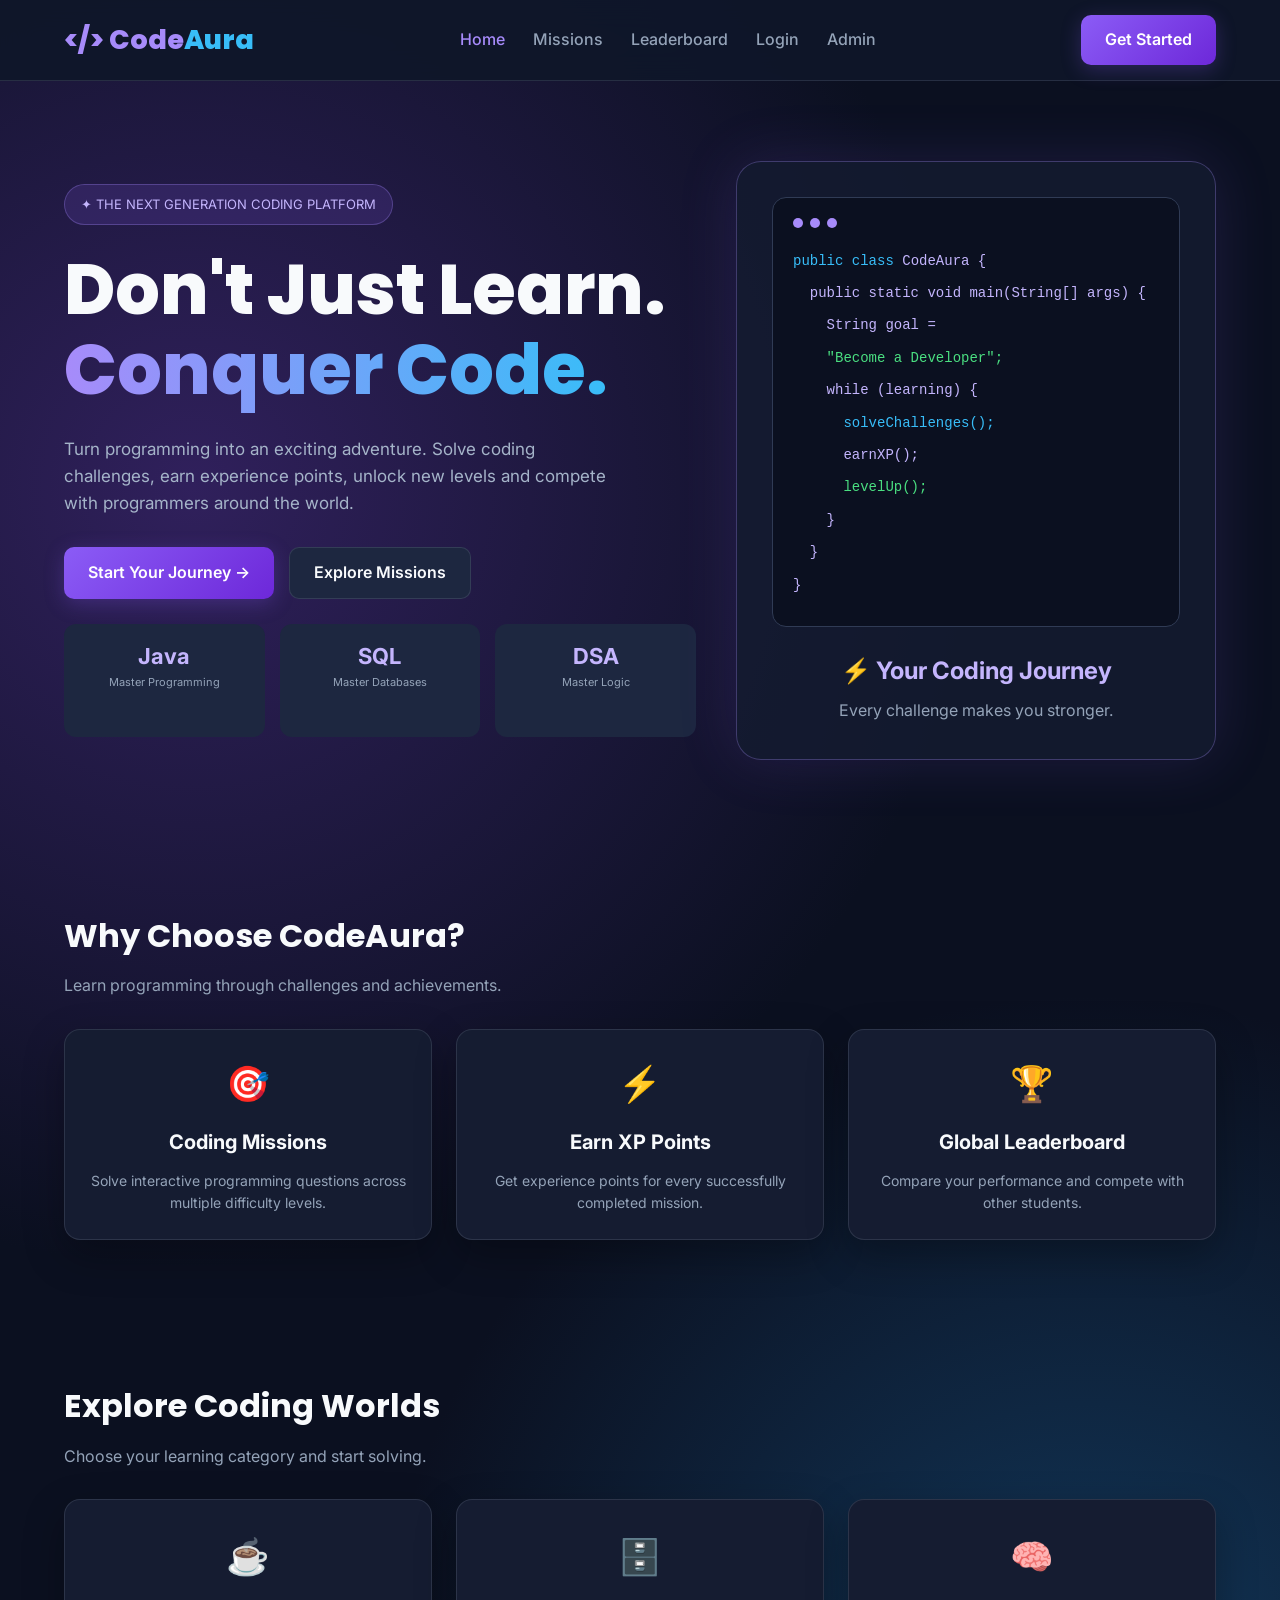
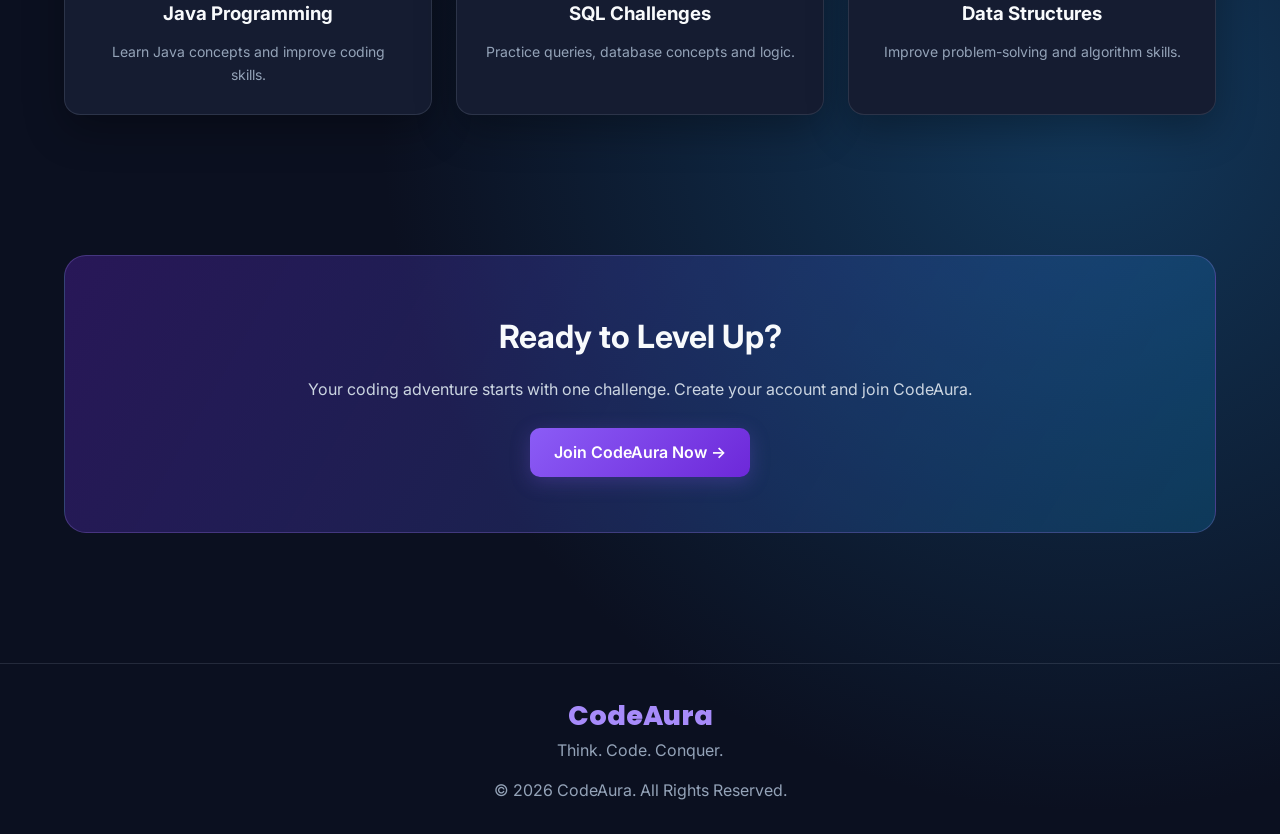
<file: src/main/webapp/index.html>
<!DOCTYPE html>
<html lang="en">
<head>
    <meta charset="UTF-8">
    <meta name="viewport" content="width=device-width, initial-scale=1.0">
    <title>CodeAura | Think. Code. Conquer.</title>

    <link rel="stylesheet" href="css/style.css">

    <style>
        body {
            background:
                radial-gradient(circle at 15% 20%, #30205c 0, transparent 35%),
                radial-gradient(circle at 85% 70%, #12385b 0, transparent 35%),
                #0b1020;
        }

        .navbar .logo span {
            color: #38bdf8;
        }

        .hero {
            min-height: 620px;
            display: flex;
            align-items: center;
            justify-content: space-between;
            gap: 40px;
            padding: 80px 0;
        }

        .hero-content {
            flex: 1;
        }

        .hero-label {
            display: inline-block;
            padding: 9px 16px;
            border-radius: 30px;
            background: rgba(139,92,246,.15);
            color: #c4b5fd;
            border: 1px solid rgba(167,139,250,.3);
            margin-bottom: 25px;
            font-size: 13px;
        }

        .hero h1 {
            font-family: 'Poppins', sans-serif;
            font-size: clamp(42px, 6vw, 70px);
            line-height: 1.15;
            font-weight: 800;
            margin-bottom: 25px;
        }

        .gradient-text {
            background: linear-gradient(90deg,#a78bfa,#38bdf8);
            -webkit-background-clip: text;
            background-clip: text;
            color: transparent;
        }

        .hero-content p {
            max-width: 550px;
            color: #a5b4c9;
            font-size: 17px;
            margin-bottom: 30px;
        }

        .hero-buttons {
            display: flex;
            gap: 15px;
            flex-wrap: wrap;
        }

        .hero-visual {
            flex: 1;
            max-width: 480px;
            padding: 35px;
            border-radius: 25px;
            background: rgba(21,28,49,.85);
            border: 1px solid rgba(167,139,250,.3);
            box-shadow: 0 0 60px rgba(139,92,246,.15);
        }

        .code-window {
            background: #0b1020;
            border-radius: 14px;
            padding: 20px;
            border: 1px solid #303b55;
            overflow: hidden;
        }

        .window-dots {
            display: flex;
            gap: 7px;
            margin-bottom: 22px;
        }

        .dot {
            width: 10px;
            height: 10px;
            border-radius: 50%;
            background: #a78bfa;
        }

        .code-line {
            color: #c4b5fd;
            margin: 10px 0;
            font-family: monospace;
            font-size: 14px;
        }

        .code-green {
            color: #4ade80;
        }

        .code-blue {
            color: #38bdf8;
        }

        .stats {
            display: grid;
            grid-template-columns: repeat(3,1fr);
            gap: 15px;
            margin-top: 25px;
        }

        .stat {
            text-align: center;
            padding: 15px 5px;
            background: #1d2740;
            border-radius: 12px;
        }

        .stat h3 {
            color: #c4b5fd;
            font-size: 22px;
        }

        .stat p {
            font-size: 11px;
            color: #94a3b8;
        }

        .feature-card {
            text-align: center;
        }

        .feature-icon {
            font-size: 35px;
            margin-bottom: 15px;
        }

        .feature-card p {
            color: #94a3b8;
            font-size: 14px;
        }

        .category-card {
            text-align: center;
            padding: 28px;
        }

        .category-card h3 {
            margin: 12px 0;
        }

        .category-card p {
            color: #94a3b8;
            font-size: 14px;
        }

        .cta {
            text-align: center;
            padding: 55px 25px;
            border-radius: 22px;
            background: linear-gradient(
                120deg,
                rgba(109,40,217,.3),
                rgba(14,165,233,.2)
            );
            border: 1px solid rgba(167,139,250,.25);
        }

        .cta h2 {
            font-size: 32px;
            margin-bottom: 15px;
        }

        .cta p {
            color: #cbd5e1;
            margin-bottom: 25px;
        }

        @media(max-width:850px) {
            .hero {
                flex-direction: column;
                text-align: center;
            }

            .hero-content p {
                margin-left: auto;
                margin-right: auto;
            }

            .hero-buttons {
                justify-content: center;
            }

            .hero-visual {
                width: 100%;
            }
        }
    </style>
</head>

<body>

<!-- NAVIGATION -->
<nav class="navbar">

    <a href="index.html" class="logo">
        &lt;/&gt; Code<span>Aura</span>
    </a>

    <ul class="nav-links">
        <li><a href="index.html" class="active">Home</a></li>
        <li><a href="missions">Missions</a></li>
        <li><a href="leaderboard">Leaderboard</a></li>
        <li><a href="login.jsp">Login</a></li>
        <li><a href="admin-login.jsp">Admin</a></li>
    </ul>

    <a href="register.jsp" class="btn btn-primary">
        Get Started
    </a>

</nav>

<!-- HERO SECTION -->
<section class="container hero">

    <div class="hero-content">

        <span class="hero-label">
            ✦ THE NEXT GENERATION CODING PLATFORM
        </span>

        <h1>
            Don't Just Learn.<br>
            <span class="gradient-text">Conquer Code.</span>
        </h1>

        <p>
            Turn programming into an exciting adventure.
            Solve coding challenges, earn experience points,
            unlock new levels and compete with programmers
            around the world.
        </p>

        <div class="hero-buttons">

            <a href="register.jsp" class="btn btn-primary">
                Start Your Journey →
            </a>

            <a href="missions" class="btn btn-secondary">
                Explore Missions
            </a>

        </div>

        <div class="stats">

            <div class="stat">
                <h3>Java</h3>
                <p>Master Programming</p>
            </div>

            <div class="stat">
                <h3>SQL</h3>
                <p>Master Databases</p>
            </div>

            <div class="stat">
                <h3>DSA</h3>
                <p>Master Logic</p>
            </div>

        </div>

    </div>

    <!-- CODE WINDOW -->
    <div class="hero-visual">

        <div class="code-window">

            <div class="window-dots">
                <div class="dot"></div>
                <div class="dot"></div>
                <div class="dot"></div>
            </div>

            <div class="code-line">
                <span class="code-blue">public class</span> CodeAura {
            </div>

            <div class="code-line">
                &nbsp;&nbsp;public static void main(String[] args) {
            </div>

            <div class="code-line">
                &nbsp;&nbsp;&nbsp;&nbsp;String goal =
            </div>

            <div class="code-line code-green">
                &nbsp;&nbsp;&nbsp;&nbsp;"Become a Developer";
            </div>

            <div class="code-line">
                &nbsp;&nbsp;&nbsp;&nbsp;while (learning) {
            </div>

            <div class="code-line code-blue">
                &nbsp;&nbsp;&nbsp;&nbsp;&nbsp;&nbsp;solveChallenges();
            </div>

            <div class="code-line">
                &nbsp;&nbsp;&nbsp;&nbsp;&nbsp;&nbsp;earnXP();
            </div>

            <div class="code-line code-green">
                &nbsp;&nbsp;&nbsp;&nbsp;&nbsp;&nbsp;levelUp();
            </div>

            <div class="code-line">
                &nbsp;&nbsp;&nbsp;&nbsp;}
            </div>

            <div class="code-line">
                &nbsp;&nbsp;}
            </div>

            <div class="code-line">}</div>

        </div>

        <div style="margin-top:25px; text-align:center;">
            <h2 style="color:#c4b5fd;">⚡ Your Coding Journey</h2>
            <p style="color:#94a3b8; margin-top:8px;">
                Every challenge makes you stronger.
            </p>
        </div>

    </div>

</section>

<!-- FEATURES -->
<section class="container section">

    <h2 class="section-title">Why Choose CodeAura?</h2>

    <p class="section-subtitle">
        Learn programming through challenges and achievements.
    </p>

    <div class="grid">

        <div class="card feature-card">
            <div class="feature-icon">🎯</div>
            <h3 class="card-title">Coding Missions</h3>
            <p>
                Solve interactive programming questions
                across multiple difficulty levels.
            </p>
        </div>

        <div class="card feature-card">
            <div class="feature-icon">⚡</div>
            <h3 class="card-title">Earn XP Points</h3>
            <p>
                Get experience points for every
                successfully completed mission.
            </p>
        </div>

        <div class="card feature-card">
            <div class="feature-icon">🏆</div>
            <h3 class="card-title">Global Leaderboard</h3>
            <p>
                Compare your performance and
                compete with other students.
            </p>
        </div>

    </div>

</section>

<!-- CATEGORIES -->
<section class="container section">

    <h2 class="section-title">Explore Coding Worlds</h2>

    <p class="section-subtitle">
        Choose your learning category and start solving.
    </p>

    <div class="grid">

        <div class="card category-card">
            <div class="feature-icon">☕</div>
            <h3>Java Programming</h3>
            <p>Learn Java concepts and improve coding skills.</p>
        </div>

        <div class="card category-card">
            <div class="feature-icon">🗄️</div>
            <h3>SQL Challenges</h3>
            <p>Practice queries, database concepts and logic.</p>
        </div>

        <div class="card category-card">
            <div class="feature-icon">🧠</div>
            <h3>Data Structures</h3>
            <p>Improve problem-solving and algorithm skills.</p>
        </div>

    </div>

</section>

<!-- CALL TO ACTION -->
<section class="container section">

    <div class="cta">

        <h2>Ready to Level Up?</h2>

        <p>
            Your coding adventure starts with one challenge.
            Create your account and join CodeAura.
        </p>

        <a href="register.jsp" class="btn btn-primary">
            Join CodeAura Now →
        </a>

    </div>

</section>

<!-- FOOTER -->
<footer class="footer">

    <h2 class="logo">CodeAura</h2>

    <p>
        Think. Code. Conquer.
    </p>

    <p style="margin-top:15px;">
        © 2026 CodeAura. All Rights Reserved.
    </p>

</footer>

</body>
</html>
</file>
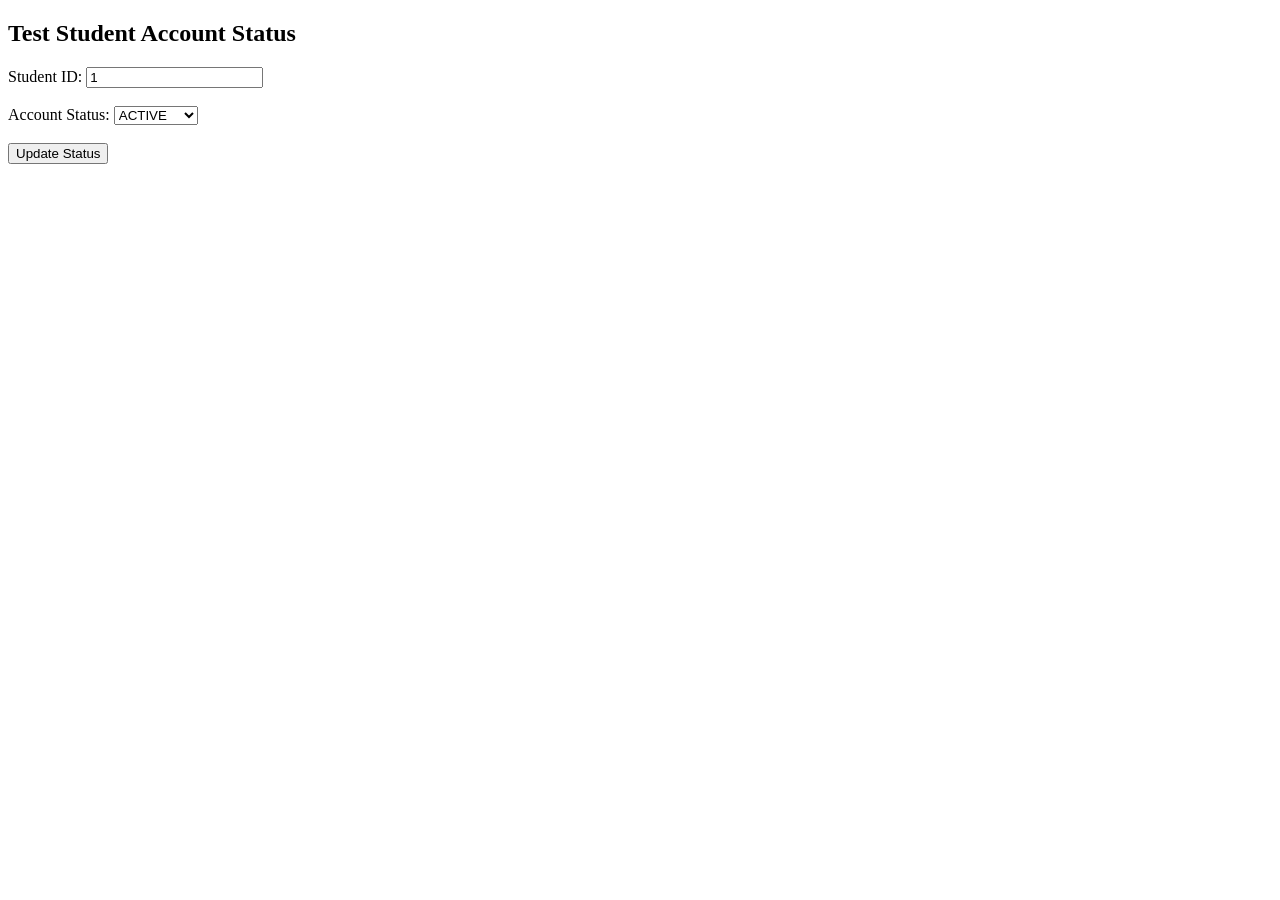
<file: src/main/webapp/test-student-status.html>
<!DOCTYPE html>
<html>
<head>
    <title>Test Student Status</title>
</head>
<body>

    <h2>Test Student Account Status</h2>

    <form action="UpdateStudentStatusServlet" method="post">

        <label>Student ID:</label>
        <input type="number" name="id" value="1" required>

        <br><br>

        <label>Account Status:</label>

        <select name="status">
            <option value="ACTIVE">ACTIVE</option>
            <option value="INACTIVE">INACTIVE</option>
        </select>

        <br><br>

        <button type="submit">Update Status</button>

    </form>

</body>
</html>
</file>
<file: src/main/webapp/css/style.css>
/* =====================================
   CODEAURA - GLOBAL DESIGN SYSTEM
   ===================================== */

@import url('https://fonts.googleapis.com/css2?family=Inter:wght@400;500;600;700;800&family=Poppins:wght@400;500;600;700;800&display=swap');

:root {
    --bg-main: #0b1020;
    --bg-card: #151c31;
    --bg-light: #1d2740;

    --primary: #8b5cf6;
    --primary-dark: #6d28d9;
    --secondary: #38bdf8;
    --accent: #a78bfa;

    --success: #22c55e;
    --danger: #ef4444;
    --warning: #f59e0b;

    --text-main: #f8fafc;
    --text-muted: #94a3b8;

    --border: rgba(148, 163, 184, 0.18);
    --shadow: 0 15px 40px rgba(0, 0, 0, 0.3);

    --radius: 16px;
}

/* RESET */

* {
    margin: 0;
    padding: 0;
    box-sizing: border-box;
}

html {
    scroll-behavior: smooth;
}

body {
    font-family: 'Inter', sans-serif;
    background: var(--bg-main);
    color: var(--text-main);
    min-height: 100vh;
    line-height: 1.6;
}

/* COMMON ELEMENTS */

a {
    color: inherit;
    text-decoration: none;
}

button, input, select, textarea {
    font: inherit;
}

button {
    cursor: pointer;
}

.container {
    width: 90%;
    max-width: 1200px;
    margin: auto;
}

.section {
    padding: 70px 0;
}

.section-title {
    font-family: 'Poppins', sans-serif;
    font-size: 32px;
    font-weight: 700;
    margin-bottom: 12px;
}

.section-subtitle {
    color: var(--text-muted);
    margin-bottom: 30px;
}

/* NAVIGATION BAR */

.navbar {
    width: 100%;
    min-height: 75px;
    padding: 15px 5%;
    display: flex;
    align-items: center;
    justify-content: space-between;
    background: rgba(15, 23, 42, 0.95);
    border-bottom: 1px solid var(--border);
    position: sticky;
    top: 0;
    z-index: 1000;
    backdrop-filter: blur(15px);
}

.logo {
    font-family: 'Poppins', sans-serif;
    font-size: 27px;
    font-weight: 800;
    color: var(--accent);
}

.nav-links {
    display: flex;
    align-items: center;
    gap: 28px;
    list-style: none;
}

.nav-links a {
    color: var(--text-muted);
    font-weight: 500;
    transition: 0.3s;
}

.nav-links a:hover,
.nav-links a.active {
    color: var(--accent);
}

/* BUTTONS */

.btn {
    display: inline-flex;
    align-items: center;
    justify-content: center;
    gap: 8px;
    padding: 12px 24px;
    border: none;
    border-radius: 10px;
    font-weight: 600;
    transition: 0.3s ease;
}

.btn-primary {
    color: white;
    background: linear-gradient(
        135deg,
        var(--primary),
        var(--primary-dark)
    );
    box-shadow: 0 5px 20px rgba(139, 92, 246, 0.25);
}

.btn-primary:hover {
    transform: translateY(-3px);
    box-shadow: 0 8px 25px rgba(139, 92, 246, 0.4);
}

.btn-secondary {
    background: var(--bg-light);
    color: var(--text-main);
    border: 1px solid var(--border);
}

.btn-secondary:hover {
    border-color: var(--secondary);
    color: var(--secondary);
}

.btn-danger {
    background: var(--danger);
    color: white;
}

/* CARDS */

.card {
    background: var(--bg-card);
    border: 1px solid var(--border);
    border-radius: var(--radius);
    padding: 25px;
    box-shadow: var(--shadow);
    transition: 0.3s ease;
}

.card:hover {
    transform: translateY(-5px);
    border-color: var(--primary);
}

.card-title {
    font-size: 20px;
    font-weight: 700;
    margin-bottom: 12px;
}

/* GRID */

.grid {
    display: grid;
    grid-template-columns: repeat(3, 1fr);
    gap: 24px;
}

/* FORMS */

.form-container {
    width: 100%;
    max-width: 480px;
    margin: 50px auto;
    padding: 35px;
    background: var(--bg-card);
    border: 1px solid var(--border);
    border-radius: var(--radius);
    box-shadow: var(--shadow);
}

.form-group {
    margin-bottom: 20px;
}

.form-group label {
    display: block;
    margin-bottom: 8px;
    font-weight: 600;
}

.form-control {
    width: 100%;
    padding: 13px 15px;
    color: white;
    background: var(--bg-main);
    border: 1px solid var(--border);
    border-radius: 9px;
    outline: none;
    transition: 0.3s;
}

.form-control:focus {
    border-color: var(--primary);
    box-shadow: 0 0 0 3px rgba(139, 92, 246, 0.15);
}

.form-control::placeholder {
    color: #64748b;
}

/* TABLES */

.table-wrapper {
    overflow-x: auto;
}

table {
    width: 100%;
    border-collapse: collapse;
    background: var(--bg-card);
    border-radius: 12px;
    overflow: hidden;
}

th, td {
    padding: 15px;
    text-align: left;
    border-bottom: 1px solid var(--border);
}

th {
    background: var(--bg-light);
    color: var(--accent);
}

tr:hover {
    background: rgba(139, 92, 246, 0.07);
}

/* STATUS MESSAGES */

.alert {
    padding: 14px 18px;
    margin: 15px 0;
    border-radius: 9px;
    font-weight: 500;
}

.alert-success {
    color: #86efac;
    background: rgba(34, 197, 94, 0.12);
}

.alert-error {
    color: #fca5a5;
    background: rgba(239, 68, 68, 0.12);
}

/* BADGES */

.badge {
    display: inline-block;
    padding: 5px 12px;
    border-radius: 30px;
    font-size: 12px;
    font-weight: 700;
    background: rgba(139, 92, 246, 0.15);
    color: var(--accent);
}

.badge-easy {
    color: #86efac;
    background: rgba(34, 197, 94, 0.12);
}

.badge-medium {
    color: #fcd34d;
    background: rgba(245, 158, 11, 0.12);
}

.badge-hard {
    color: #fca5a5;
    background: rgba(239, 68, 68, 0.12);
}

/* FOOTER */

.footer {
    padding: 30px 5%;
    text-align: center;
    color: var(--text-muted);
    border-top: 1px solid var(--border);
    margin-top: 60px;
}

/* RESPONSIVE DESIGN */

@media (max-width: 900px) {
    .grid {
        grid-template-columns: repeat(2, 1fr);
    }

    .nav-links {
        gap: 15px;
    }
}

@media (max-width: 600px) {
    .navbar {
        flex-direction: column;
        gap: 15px;
    }

    .nav-links {
        flex-wrap: wrap;
        justify-content: center;
        gap: 15px;
    }

    .grid {
        grid-template-columns: 1fr;
    }

    .section-title {
        font-size: 25px;
    }

    .form-container {
        padding: 22px;
    }

    .container {
        width: 94%;
    }
}
</file>
